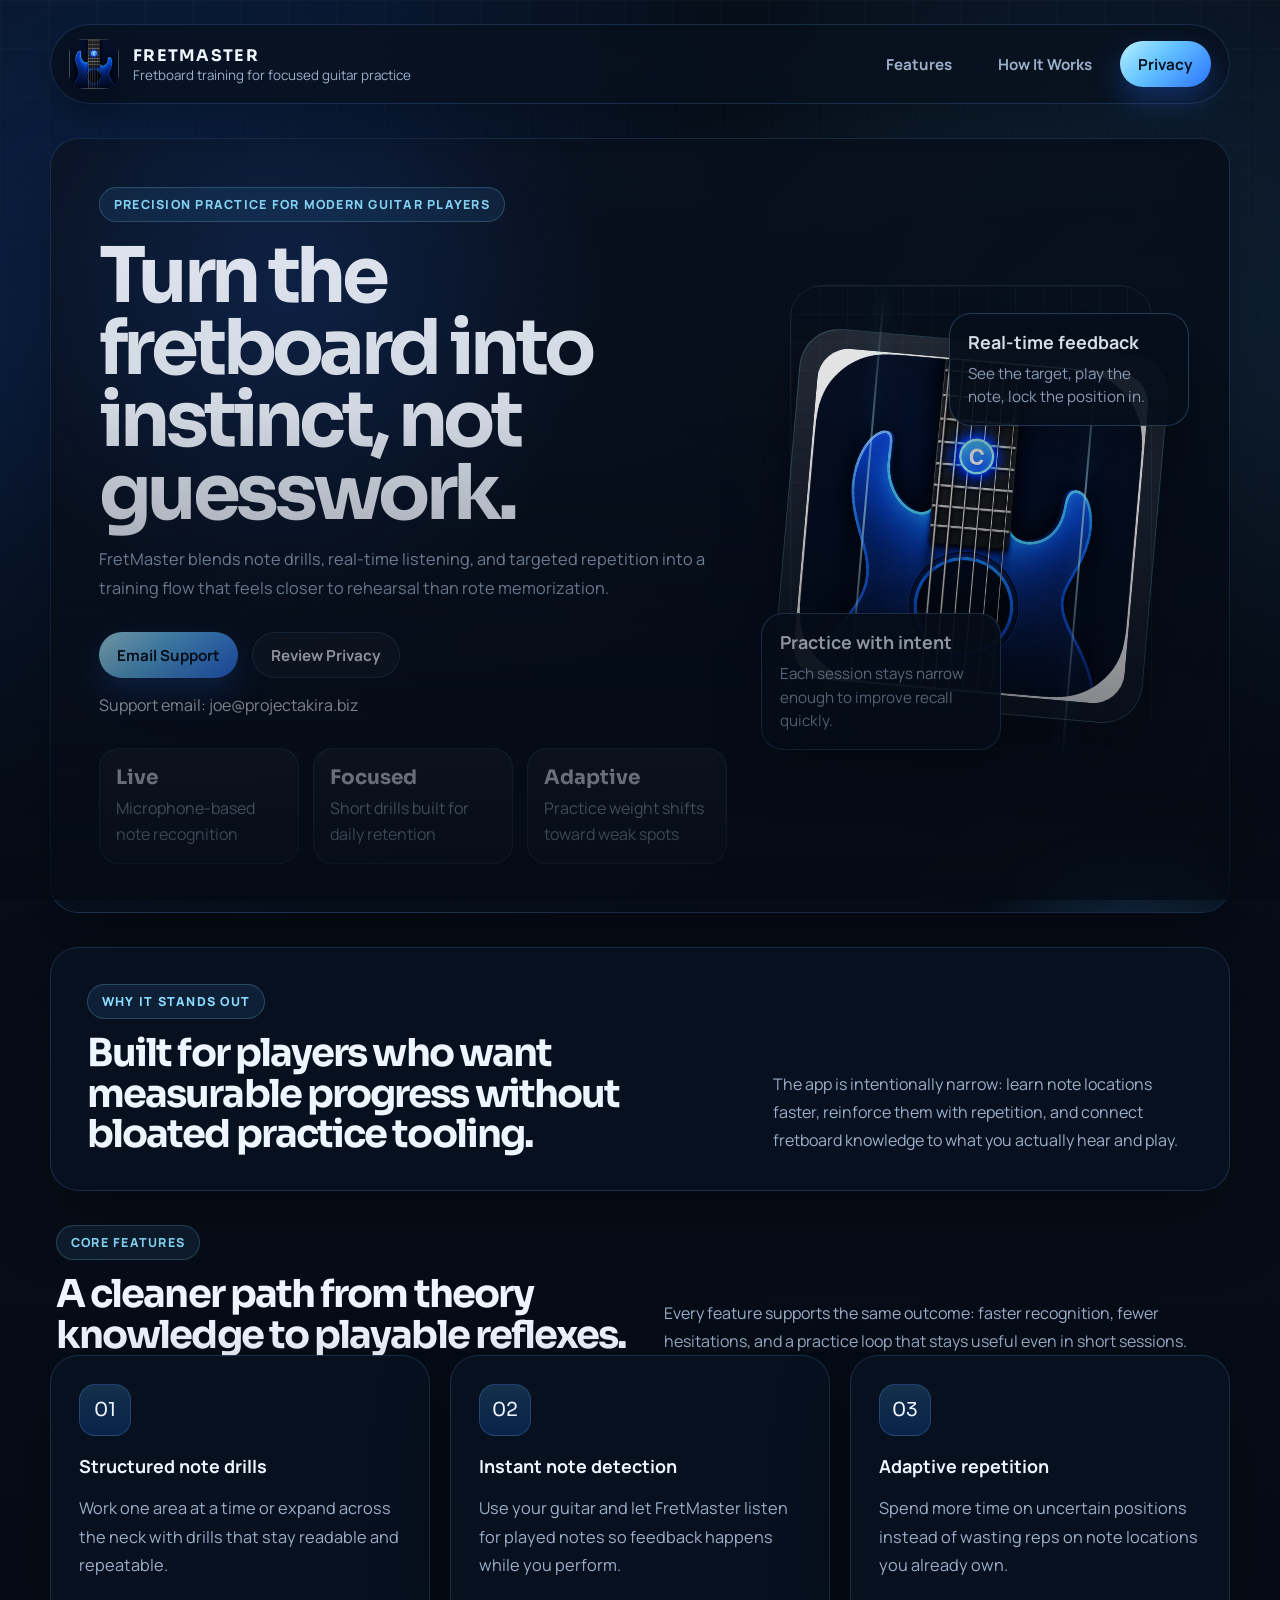
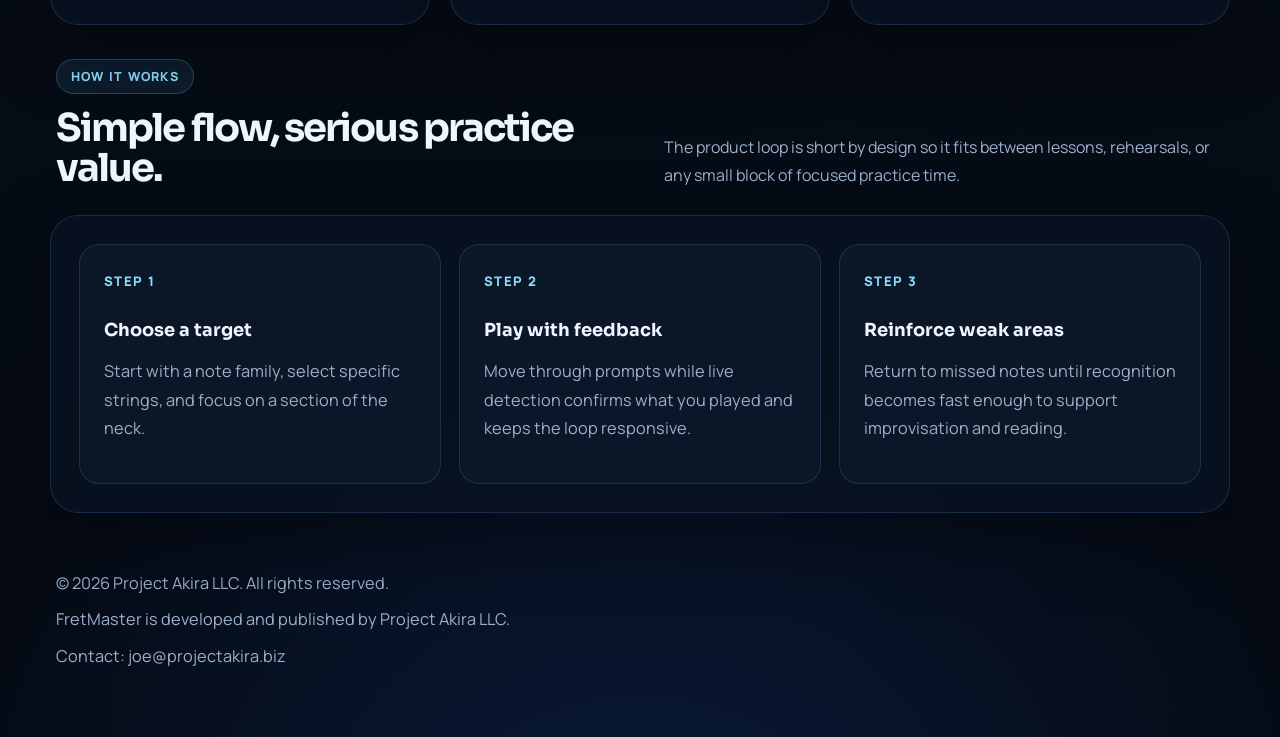
<file: index.html>
<!DOCTYPE html>
<html lang="en">
<head>
    <meta charset="UTF-8">
    <meta name="viewport" content="width=device-width, initial-scale=1.0">
    <meta name="description" content="FretMaster helps guitar players learn the fretboard with focused drills, live note detection, and adaptive practice.">
    <title>FretMaster</title>
    <link rel="preconnect" href="https://fonts.googleapis.com">
    <link rel="preconnect" href="https://fonts.gstatic.com" crossorigin>
    <link href="https://fonts.googleapis.com/css2?family=Manrope:wght@400;500;600;700;800&family=Sora:wght@500;600;700;800&display=swap" rel="stylesheet">
    <link rel="icon" type="image/png" href="icon.png">
    <link rel="apple-touch-icon" href="icon.png">
    <link rel="stylesheet" href="styles.css">
</head>
<body>
    <div class="site-shell">
        <header class="site-header">
            <a class="brand" href="index.html" aria-label="FretMaster home">
                <img class="brand-mark" src="icon.png" alt="FretMaster app icon">
                <span class="brand-copy">
                    <span class="brand-title">FretMaster</span>
                    <span class="brand-subtitle">Fretboard training for focused guitar practice</span>
                </span>
            </a>

            <nav class="site-nav" aria-label="Primary">
                <a class="nav-link" href="#features">Features</a>
                <a class="nav-link" href="#how-it-works">How It Works</a>
                <a class="nav-link-strong" href="privacy.html">Privacy</a>
            </nav>
        </header>

        <main>
            <section class="hero hero-home">
                <div class="hero-copy">
                    <span class="eyebrow">Precision practice for modern guitar players</span>
                    <h1>Turn the fretboard into instinct, not guesswork.</h1>
                    <p class="hero-intro">
                        FretMaster blends note drills, real-time listening, and targeted repetition
                        into a training flow that feels closer to rehearsal than rote memorization.
                    </p>

                    <div class="hero-actions">
                        <a class="button" href="mailto:joe@projectakira.biz">Email Support</a>
                        <a class="button-secondary" href="privacy.html">Review Privacy</a>
                    </div>

                    <p class="hero-support-contact">
                        Support email: <a href="mailto:joe@projectakira.biz">joe@projectakira.biz</a>
                    </p>

                    <div class="hero-signals" aria-label="Product signals">
                        <div class="signal-card">
                            <span class="signal-value">Live</span>
                            <span class="signal-label">Microphone-based note recognition</span>
                        </div>
                        <div class="signal-card">
                            <span class="signal-value">Focused</span>
                            <span class="signal-label">Short drills built for daily retention</span>
                        </div>
                        <div class="signal-card">
                            <span class="signal-value">Adaptive</span>
                            <span class="signal-label">Practice weight shifts toward weak spots</span>
                        </div>
                    </div>
                </div>

                <div class="hero-visual hero-stage" aria-hidden="true">
                    <div class="hero-grid"></div>
                    <div class="hero-device-frame">
                        <div class="hero-string hero-string-left"></div>
                        <div class="hero-string hero-string-right"></div>
                        <img src="icon.png" alt="">
                    </div>
                    <div class="hero-floating-card hero-floating-top">
                        <strong>Real-time feedback</strong>
                        <span>See the target, play the note, lock the position in.</span>
                    </div>
                    <div class="hero-floating-card hero-floating-bottom">
                        <strong>Practice with intent</strong>
                        <span>Each session stays narrow enough to improve recall quickly.</span>
                    </div>
                </div>
            </section>

            <section class="band brand-band">
                <div>
                    <span class="eyebrow">Why it stands out</span>
                    <h2>Built for players who want measurable progress without bloated practice tooling.</h2>
                </div>
                <div class="brand-band-copy">
                    <p>
                        The app is intentionally narrow: learn note locations faster, reinforce them with repetition,
                        and connect fretboard knowledge to what you actually hear and play.
                    </p>
                </div>
            </section>

            <section id="features">
                <div class="section-heading">
                    <div>
                        <span class="eyebrow">Core Features</span>
                        <h2>A cleaner path from theory knowledge to playable reflexes.</h2>
                    </div>
                    <p>
                        Every feature supports the same outcome: faster recognition, fewer hesitations,
                        and a practice loop that stays useful even in short sessions.
                    </p>
                </div>

                <div class="card-grid feature-grid">
                    <article>
                        <div class="icon-pill">01</div>
                        <strong class="feature-title">Structured note drills</strong>
                        <p>Work one area at a time or expand across the neck with drills that stay readable and repeatable.</p>
                    </article>

                    <article>
                        <div class="icon-pill">02</div>
                        <strong class="feature-title">Instant note detection</strong>
                        <p>Use your guitar and let FretMaster listen for played notes so feedback happens while you perform.</p>
                    </article>

                    <article>
                        <div class="icon-pill">03</div>
                        <strong class="feature-title">Adaptive repetition</strong>
                        <p>Spend more time on uncertain positions instead of wasting reps on note locations you already own.</p>
                    </article>
                </div>
            </section>

            <section id="how-it-works" class="workflow-shell">
                <div class="section-heading">
                    <div>
                        <span class="eyebrow">How It Works</span>
                        <h2>Simple flow, serious practice value.</h2>
                    </div>
                    <p>
                        The product loop is short by design so it fits between lessons, rehearsals,
                        or any small block of focused practice time.
                    </p>
                </div>

                <div class="timeline">
                    <div class="timeline-step">
                        <span class="step-index">Step 1</span>
                        <h2>Choose a target</h2>
                        <p>Start with a note family, select specific strings, and focus on a section of the neck.</p>
                    </div>

                    <div class="timeline-step">
                        <span class="step-index">Step 2</span>
                        <h2>Play with feedback</h2>
                        <p>Move through prompts while live detection confirms what you played and keeps the loop responsive.</p>
                    </div>

                    <div class="timeline-step">
                        <span class="step-index">Step 3</span>
                        <h2>Reinforce weak areas</h2>
                        <p>Return to missed notes until recognition becomes fast enough to support improvisation and reading.</p>
                    </div>
                </div>
            </section>
        </main>

        <footer class="site-footer">
            <div class="site-footer-copy">
                <p>&copy; 2026 Project Akira LLC. All rights reserved.</p>
                <p>FretMaster is developed and published by Project Akira LLC.</p>
                <p>Contact: <a href="mailto:joe@projectakira.biz">joe@projectakira.biz</a></p>
            </div>
        </footer>
    </div>
</body>
</html>
</file>
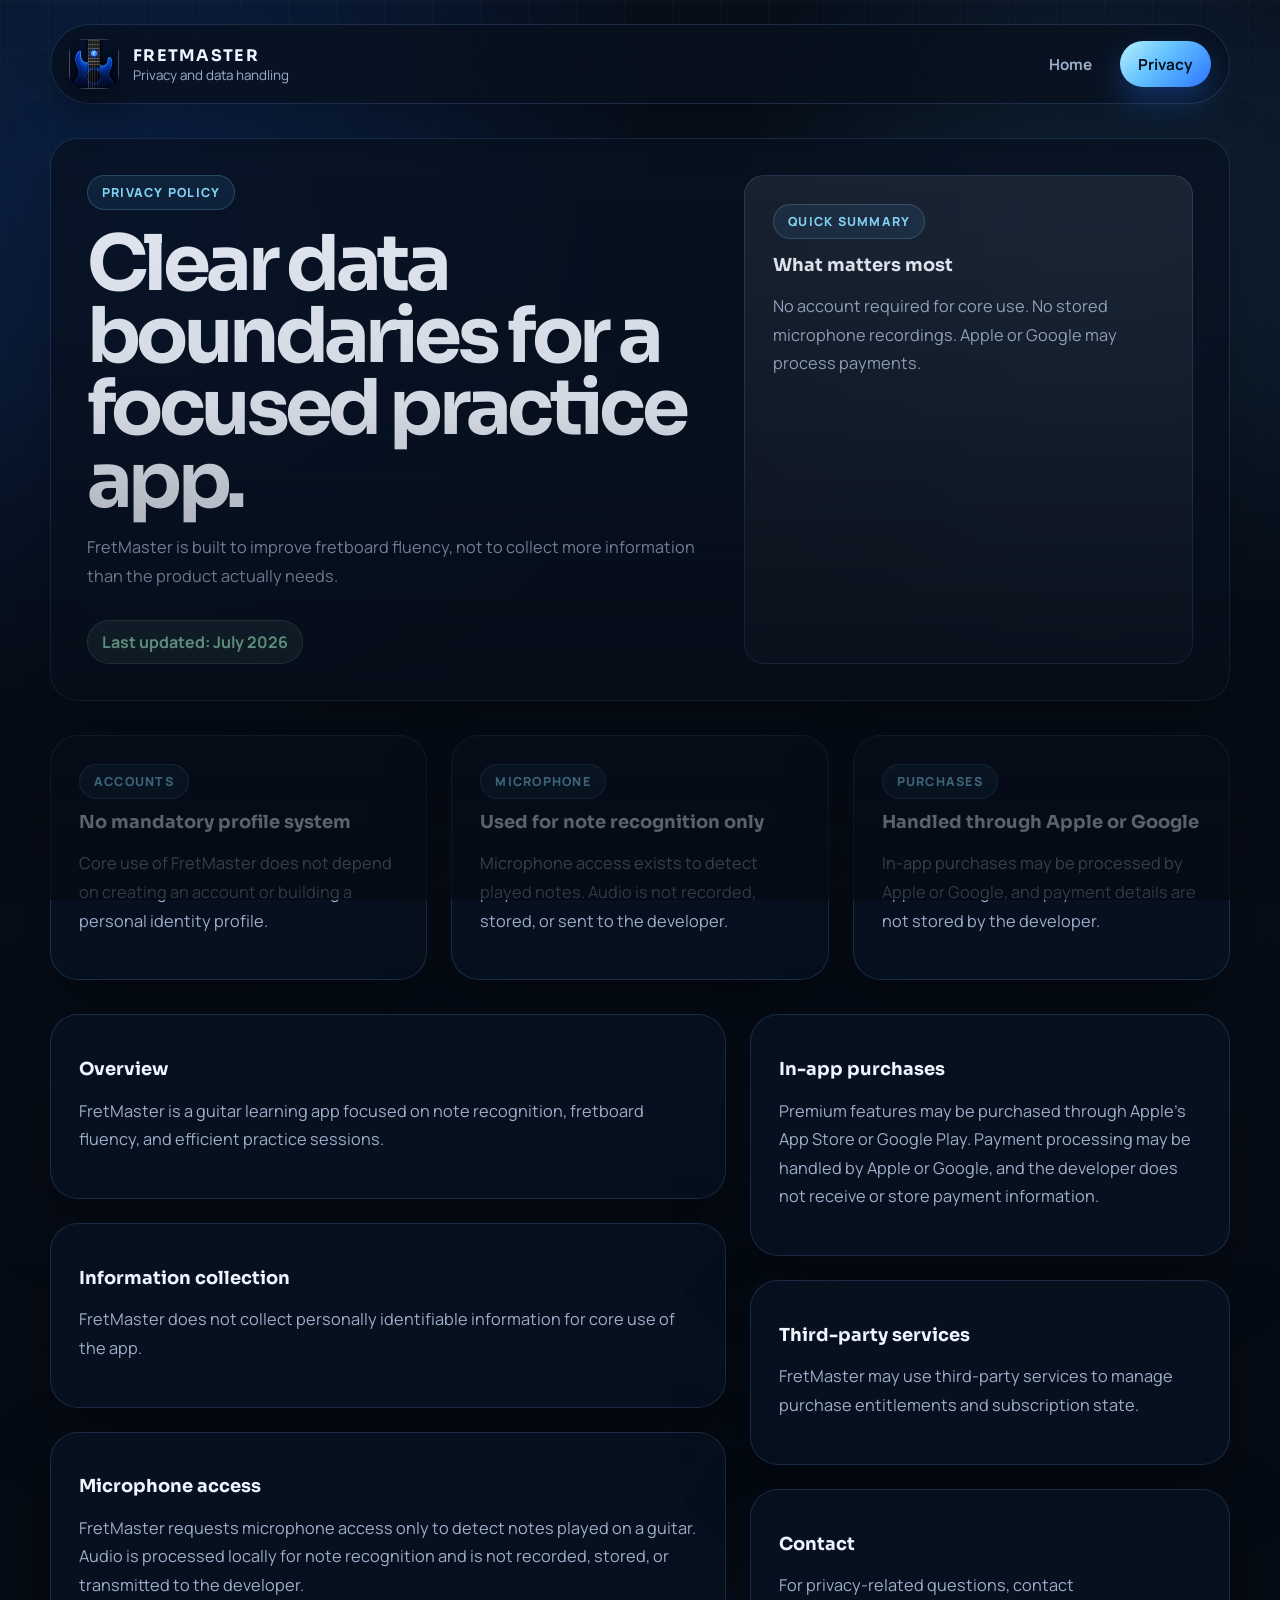
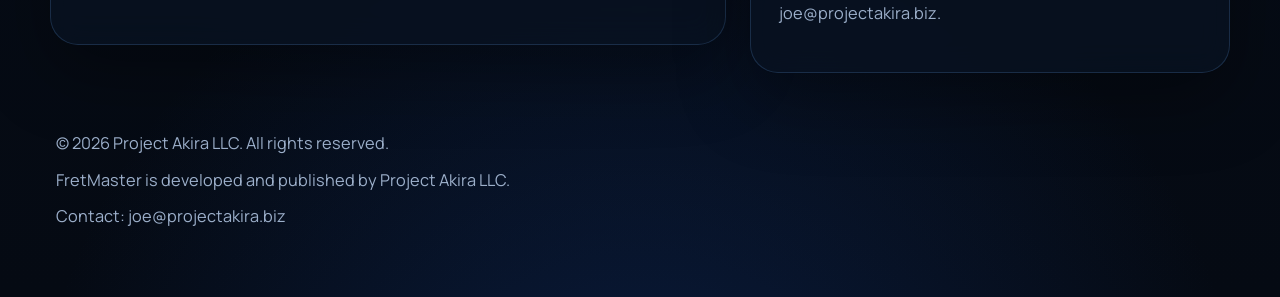
<file: privacy.html>
<!DOCTYPE html>
<html lang="en">
<head>
    <meta charset="UTF-8">
    <meta name="viewport" content="width=device-width, initial-scale=1.0">
    <meta name="description" content="Read the FretMaster privacy policy, including microphone access and in-app purchase handling.">
    <title>FretMaster Privacy Policy</title>
    <link rel="preconnect" href="https://fonts.googleapis.com">
    <link rel="preconnect" href="https://fonts.gstatic.com" crossorigin>
    <link href="https://fonts.googleapis.com/css2?family=Manrope:wght@400;500;600;700;800&family=Sora:wght@500;600;700;800&display=swap" rel="stylesheet">
    <link rel="icon" type="image/png" href="icon.png">
    <link rel="apple-touch-icon" href="icon.png">
    <link rel="stylesheet" href="styles.css">
</head>
<body>
    <div class="site-shell">
        <header class="site-header">
            <a class="brand" href="index.html" aria-label="FretMaster home">
                <img class="brand-mark" src="icon.png" alt="FretMaster app icon">
                <span class="brand-copy">
                    <span class="brand-title">FretMaster</span>
                    <span class="brand-subtitle">Privacy and data handling</span>
                </span>
            </a>

            <nav class="site-nav" aria-label="Primary">
                <a class="nav-link" href="index.html">Home</a>
                <a class="nav-link-strong" href="privacy.html">Privacy</a>
            </nav>
        </header>

        <main>
            <section class="page-hero panel page-hero-privacy">
                <div class="page-hero-layout">
                    <div>
                        <span class="eyebrow">Privacy Policy</span>
                        <h1>Clear data boundaries for a focused practice app.</h1>
                        <p>
                            FretMaster is built to improve fretboard fluency, not to collect more
                            information than the product actually needs.
                        </p>
                        <div class="inline-links">
                            <span class="notice">Last updated: July 2026</span>
                        </div>
                    </div>

                    <div class="hero-side-card">
                        <span class="spotlight-kicker">Quick summary</span>
                        <h2>What matters most</h2>
                        <p>No account required for core use. No stored microphone recordings. Apple or Google may process payments.</p>
                    </div>
                </div>
            </section>

            <section class="policy-summary-grid">
                <article class="policy-card policy-summary-card">
                    <span class="spotlight-kicker">Accounts</span>
                    <h2>No mandatory profile system</h2>
                    <p>Core use of FretMaster does not depend on creating an account or building a personal identity profile.</p>
                </article>

                <article class="policy-card policy-summary-card">
                    <span class="spotlight-kicker">Microphone</span>
                    <h2>Used for note recognition only</h2>
                    <p>Microphone access exists to detect played notes. Audio is not recorded, stored, or sent to the developer.</p>
                </article>

                <article class="policy-card policy-summary-card">
                    <span class="spotlight-kicker">Purchases</span>
                    <h2>Handled through Apple or Google</h2>
                    <p>In-app purchases may be processed by Apple or Google, and payment details are not stored by the developer.</p>
                </article>
            </section>

            <section class="page-layout privacy-layout">
                <div class="stack">
                    <article class="policy-card">
                        <h2>Overview</h2>
                        <p>FretMaster is a guitar learning app focused on note recognition, fretboard fluency, and efficient practice sessions.</p>
                    </article>

                    <article class="policy-card">
                        <h2>Information collection</h2>
                        <p>FretMaster does not collect personally identifiable information for core use of the app.</p>
                    </article>

                    <article class="policy-card">
                        <h2>Microphone access</h2>
                        <p>
                            FretMaster requests microphone access only to detect notes played on a guitar.
                            Audio is processed locally for note recognition and is not recorded, stored, or transmitted to the developer.
                        </p>
                    </article>
                </div>

                <div class="stack">
                    <article class="policy-card">
                        <h2>In-app purchases</h2>
                        <p>
                            Premium features may be purchased through Apple&apos;s App Store or Google Play.
                            Payment processing may be handled by Apple or Google, and the developer does not receive or store payment information.
                        </p>
                    </article>

                    <article class="policy-card">
                        <h2>Third-party services</h2>
                        <p>FretMaster may use third-party services to manage purchase entitlements and subscription state.</p>
                    </article>

                    <article class="policy-card">
                        <h2>Contact</h2>
                        <p>
                            For privacy-related questions, contact
                            <a href="mailto:joe@projectakira.biz">joe@projectakira.biz</a>.
                        </p>
                    </article>
                </div>
            </section>
        </main>

        <footer class="site-footer">
            <div class="site-footer-copy">
                <p>&copy; 2026 Project Akira LLC. All rights reserved.</p>
                <p>FretMaster is developed and published by Project Akira LLC.</p>
                <p>Contact: <a href="mailto:joe@projectakira.biz">joe@projectakira.biz</a></p>
            </div>
        </footer>
    </div>
</body>
</html>
</file>
<file: styles.css>
:root {
    --bg: #07101d;
    --bg-secondary: #0d1a2b;
    --bg-elevated: rgba(8, 18, 33, 0.8);
    --bg-soft: rgba(13, 26, 43, 0.82);
    --surface: rgba(255, 255, 255, 0.05);
    --surface-strong: rgba(255, 255, 255, 0.1);
    --line: rgba(112, 178, 255, 0.18);
    --line-strong: rgba(112, 178, 255, 0.3);
    --text: #eff5ff;
    --muted: #9cafca;
    --accent: #4db2ff;
    --accent-strong: #1c6dff;
    --accent-bright: #8bddff;
    --success: #9ce8c8;
    --shadow: 0 26px 70px rgba(0, 0, 0, 0.34);
    --radius-xl: 36px;
    --radius-lg: 28px;
    --radius-md: 20px;
    --radius-sm: 14px;
    --content-width: 1180px;
}

* {
    box-sizing: border-box;
}

html {
    scroll-behavior: smooth;
}

body {
    margin: 0;
    min-height: 100vh;
    font-family: "Manrope", "Segoe UI", sans-serif;
    color: var(--text);
    background:
        radial-gradient(circle at 12% 12%, rgba(28, 109, 255, 0.22), transparent 26%),
        radial-gradient(circle at 86% 14%, rgba(77, 178, 255, 0.16), transparent 20%),
        radial-gradient(circle at 50% 110%, rgba(19, 62, 143, 0.34), transparent 28%),
        linear-gradient(180deg, #08101c 0%, #050a13 100%);
}

body::before,
body::after {
    content: "";
    position: fixed;
    inset: 0;
    pointer-events: none;
}

body::before {
    background:
        linear-gradient(rgba(255, 255, 255, 0.03) 1px, transparent 1px),
        linear-gradient(90deg, rgba(255, 255, 255, 0.03) 1px, transparent 1px);
    background-size: 48px 48px;
    mask-image: linear-gradient(180deg, rgba(0, 0, 0, 0.62), transparent 82%);
}

body::after {
    background: linear-gradient(180deg, transparent 0%, rgba(5, 10, 19, 0.12) 45%, rgba(5, 10, 19, 0.72) 100%);
}

a {
    color: inherit;
    text-decoration: none;
}

img {
    display: block;
    max-width: 100%;
}

.site-shell {
    position: relative;
    width: min(calc(100% - 2rem), var(--content-width));
    margin: 0 auto;
    padding: 24px 0 56px;
}

.site-header {
    position: sticky;
    top: 16px;
    z-index: 20;
    display: flex;
    align-items: center;
    justify-content: space-between;
    gap: 20px;
    padding: 14px 18px;
    background: rgba(8, 16, 29, 0.72);
    border: 1px solid var(--line);
    border-radius: 999px;
    backdrop-filter: blur(18px);
    box-shadow: 0 14px 36px rgba(0, 0, 0, 0.2);
}

.brand {
    display: inline-flex;
    align-items: center;
    gap: 14px;
    min-width: 0;
}

.brand-mark {
    width: 50px;
    height: 50px;
    border-radius: 15px;
    box-shadow: 0 16px 30px rgba(4, 10, 18, 0.44);
}

.brand-copy {
    display: flex;
    flex-direction: column;
    min-width: 0;
}

.brand-title,
h1,
h2,
h3 {
    font-family: "Sora", "Manrope", sans-serif;
}

.brand-title {
    font-size: 1rem;
    font-weight: 700;
    letter-spacing: 0.08em;
    text-transform: uppercase;
}

.brand-subtitle {
    color: var(--muted);
    font-size: 0.84rem;
    white-space: nowrap;
}

.site-nav {
    display: flex;
    align-items: center;
    justify-content: flex-end;
    gap: 10px;
    flex-wrap: wrap;
}

.nav-link,
.nav-link-strong,
.button,
.button-secondary {
    display: inline-flex;
    align-items: center;
    justify-content: center;
    min-height: 46px;
    padding: 0 18px;
    border-radius: 999px;
    font-size: 0.95rem;
    font-weight: 700;
    transition: transform 180ms ease, background-color 180ms ease, border-color 180ms ease, box-shadow 180ms ease, color 180ms ease;
}

.nav-link {
    color: var(--muted);
}

.nav-link:hover,
.nav-link:focus-visible {
    color: var(--text);
    background: rgba(255, 255, 255, 0.05);
}

.nav-link-strong,
.button {
    color: #07111f;
    background: linear-gradient(135deg, #b8f0ff 0%, #64c3ff 42%, #2b74ff 100%);
    box-shadow: 0 14px 32px rgba(43, 116, 255, 0.32);
}

.button-secondary {
    color: var(--text);
    background: rgba(255, 255, 255, 0.04);
    border: 1px solid var(--line);
}

.nav-link-strong:hover,
.nav-link-strong:focus-visible,
.button:hover,
.button:focus-visible,
.button-secondary:hover,
.button-secondary:focus-visible {
    transform: translateY(-1px);
}

main {
    display: grid;
    gap: 34px;
    padding-top: 34px;
}

.panel,
.hero,
.card-grid article,
.contact-card,
.policy-card,
.band,
.timeline,
.spotlight-card {
    background: var(--bg-elevated);
    border: 1px solid var(--line);
    border-radius: var(--radius-lg);
    backdrop-filter: blur(16px);
    box-shadow: var(--shadow);
}

.hero {
    position: relative;
    display: grid;
    grid-template-columns: minmax(0, 1.15fr) minmax(320px, 420px);
    gap: 34px;
    align-items: center;
    padding: 48px;
    overflow: hidden;
}

.hero-home {
    min-height: 680px;
    background:
        radial-gradient(circle at 20% 20%, rgba(44, 118, 255, 0.18), transparent 28%),
        linear-gradient(135deg, rgba(10, 19, 34, 0.96), rgba(6, 12, 22, 0.84));
}

.hero-home::after {
    content: "";
    position: absolute;
    inset: auto -8% -38% auto;
    width: 380px;
    height: 380px;
    border-radius: 50%;
    background: radial-gradient(circle, rgba(77, 178, 255, 0.3), transparent 68%);
    filter: blur(12px);
}

.hero-copy,
.page-hero-layout {
    position: relative;
    z-index: 1;
}

.eyebrow,
.spotlight-kicker {
    display: inline-flex;
    align-items: center;
    gap: 10px;
    padding: 8px 14px;
    border-radius: 999px;
    border: 1px solid rgba(139, 221, 255, 0.22);
    background: rgba(77, 178, 255, 0.1);
    color: var(--accent-bright);
    font-size: 0.78rem;
    font-weight: 800;
    letter-spacing: 0.1em;
    text-transform: uppercase;
}

.hero h1,
.page-hero h1 {
    margin: 18px 0 14px;
    font-size: clamp(2.9rem, 6vw, 5.4rem);
    line-height: 0.94;
    letter-spacing: -0.06em;
    max-width: 11ch;
}

.hero-intro,
.page-hero p,
.card-grid p,
.contact-card p,
.policy-card p,
.timeline p,
.site-footer p,
li {
    color: var(--muted);
    font-size: 1.02rem;
    line-height: 1.75;
}

.hero-actions,
.inline-links {
    display: flex;
    gap: 14px;
    flex-wrap: wrap;
    margin-top: 30px;
}

.hero-signals {
    display: grid;
    grid-template-columns: repeat(3, minmax(0, 1fr));
    gap: 14px;
    margin-top: 32px;
}

.signal-card {
    padding: 16px;
    border-radius: var(--radius-md);
    background: linear-gradient(180deg, rgba(255, 255, 255, 0.06), rgba(255, 255, 255, 0.03));
    border: 1px solid rgba(112, 178, 255, 0.16);
}

.signal-value {
    display: block;
    margin-bottom: 6px;
    font-family: "Sora", sans-serif;
    font-size: 1.25rem;
    font-weight: 700;
    color: var(--text);
}

.signal-label {
    color: var(--muted);
    line-height: 1.6;
}

.hero-stage {
    position: relative;
    display: grid;
    place-items: center;
    min-height: 560px;
}

.hero-grid {
    position: absolute;
    inset: 7% 7% 10%;
    border-radius: 32px;
    background:
        linear-gradient(rgba(255, 255, 255, 0.03) 1px, transparent 1px),
        linear-gradient(90deg, rgba(255, 255, 255, 0.03) 1px, transparent 1px);
    background-size: 28px 28px;
    border: 1px solid rgba(112, 178, 255, 0.14);
    mask-image: linear-gradient(180deg, rgba(0, 0, 0, 1), rgba(0, 0, 0, 0.35));
}

.hero-device-frame {
    position: relative;
    width: min(100%, 370px);
    padding: 18px;
    border-radius: 40px;
    background: linear-gradient(180deg, rgba(255, 255, 255, 0.12), rgba(255, 255, 255, 0.03));
    border: 1px solid rgba(139, 221, 255, 0.22);
    box-shadow: 0 28px 64px rgba(0, 0, 0, 0.42);
    transform: rotate(5deg);
}

.hero-device-frame img {
    border-radius: 32px;
}

.hero-string {
    position: absolute;
    top: -42px;
    bottom: -42px;
    width: 2px;
    background: linear-gradient(180deg, rgba(255, 255, 255, 0), rgba(173, 229, 255, 0.75), rgba(255, 255, 255, 0));
    box-shadow: 0 0 18px rgba(77, 178, 255, 0.3);
}

.hero-string-left {
    left: 76px;
}

.hero-string-right {
    right: 72px;
}

.hero-floating-card {
    position: absolute;
    max-width: 240px;
    padding: 16px 18px;
    border-radius: 22px;
    background: rgba(7, 16, 29, 0.92);
    border: 1px solid var(--line-strong);
    box-shadow: 0 22px 48px rgba(0, 0, 0, 0.28);
    animation: float 6s ease-in-out infinite;
}

.hero-floating-card strong,
.feature-title,
.contact-card h2,
.policy-card h2,
.timeline h2,
.spotlight-card h3,
.hero-side-card h2 {
    display: block;
    margin-bottom: 8px;
    font-size: 1.12rem;
}

.hero-floating-card span {
    color: var(--muted);
    font-size: 0.95rem;
    line-height: 1.55;
}

.hero-floating-top {
    top: 12%;
    right: -2%;
}

.hero-floating-bottom {
    left: 0;
    bottom: 10%;
    animation-delay: -3s;
}

.band,
.page-hero {
    padding: 36px;
}

.brand-band {
    display: grid;
    grid-template-columns: minmax(0, 1fr) minmax(260px, 420px);
    gap: 24px;
    align-items: end;
}

.brand-band h2,
.section-heading h2,
.spotlight-card h2 {
    margin: 14px 0 0;
    font-size: clamp(1.9rem, 3vw, 2.8rem);
    line-height: 1.05;
    letter-spacing: -0.05em;
}

.brand-band-copy p,
.section-heading p {
    margin: 0;
    color: var(--muted);
    line-height: 1.75;
}

.section-heading {
    display: flex;
    align-items: end;
    justify-content: space-between;
    gap: 24px;
    padding: 0 6px;
}

.section-heading p {
    max-width: 560px;
}

.card-grid,
.spotlight-grid,
.policy-summary-grid {
    display: grid;
    gap: 20px;
}

.card-grid {
    grid-template-columns: repeat(3, minmax(0, 1fr));
}

.feature-grid article,
.contact-card,
.policy-card,
.spotlight-card,
.timeline {
    padding: 28px;
}

.icon-pill {
    width: 52px;
    height: 52px;
    display: grid;
    place-items: center;
    margin-bottom: 18px;
    border-radius: 16px;
    background: linear-gradient(180deg, rgba(77, 178, 255, 0.2), rgba(28, 109, 255, 0.2));
    border: 1px solid rgba(112, 178, 255, 0.22);
    font-family: "Sora", sans-serif;
    font-size: 1.2rem;
}

.workflow-shell {
    display: grid;
    gap: 26px;
    padding: 0;
}

.timeline {
    display: grid;
    grid-template-columns: repeat(3, minmax(0, 1fr));
    gap: 18px;
}

.timeline-step {
    padding: 24px;
    border-radius: var(--radius-md);
    background: var(--bg-soft);
    border: 1px solid rgba(112, 178, 255, 0.16);
}

.step-index {
    display: inline-flex;
    margin-bottom: 14px;
    color: var(--accent-bright);
    font-size: 0.82rem;
    font-weight: 800;
    letter-spacing: 0.1em;
    text-transform: uppercase;
}

.spotlight-grid {
    grid-template-columns: 1.25fr 1fr 1fr;
}

.spotlight-card {
    position: relative;
    overflow: hidden;
}

.spotlight-card-wide {
    background:
        radial-gradient(circle at 86% 14%, rgba(77, 178, 255, 0.18), transparent 20%),
        linear-gradient(135deg, rgba(9, 19, 35, 0.92), rgba(9, 19, 35, 0.78));
}

.spotlight-card h3,
.spotlight-card p,
.spotlight-card h2 {
    margin-top: 0;
}

.page-hero-layout,
.page-layout,
.policy-summary-grid {
    display: grid;
    gap: 24px;
}

.page-hero-layout,
.page-layout {
    grid-template-columns: minmax(0, 1.1fr) minmax(280px, 0.78fr);
}

.page-hero h1 {
    max-width: 12ch;
}

.hero-side-card {
    align-self: stretch;
    padding: 28px;
    border-radius: var(--radius-md);
    background: linear-gradient(180deg, rgba(255, 255, 255, 0.08), rgba(255, 255, 255, 0.03));
    border: 1px solid rgba(112, 178, 255, 0.18);
}

.hero-side-card p {
    margin-bottom: 20px;
}

.stack {
    display: grid;
    gap: 24px;
}

.support-layout,
.privacy-layout {
    align-items: start;
}

.contact-list,
.policy-list {
    margin: 0;
    padding-left: 20px;
}

.contact-list li,
.policy-list li {
    margin-bottom: 10px;
}

.support-template {
    display: grid;
    gap: 10px;
    margin-top: 18px;
    padding: 18px;
    border-radius: var(--radius-md);
    background: rgba(255, 255, 255, 0.04);
    border: 1px solid rgba(112, 178, 255, 0.14);
}

.support-template p,
.mini-steps p {
    margin: 0;
}

.mini-steps {
    display: grid;
    gap: 18px;
}

.mini-steps div {
    padding: 16px;
    border-radius: var(--radius-md);
    background: rgba(255, 255, 255, 0.04);
    border: 1px solid rgba(112, 178, 255, 0.12);
}

.policy-summary-grid {
    grid-template-columns: repeat(3, minmax(0, 1fr));
}

.policy-summary-card h2 {
    margin-top: 12px;
}

.notice {
    display: inline-flex;
    align-items: center;
    gap: 10px;
    padding: 10px 14px;
    border-radius: 999px;
    background: rgba(156, 232, 200, 0.1);
    color: var(--success);
    border: 1px solid rgba(156, 232, 200, 0.18);
    font-weight: 700;
}

.site-footer {
    margin-top: 30px;
    padding: 26px 6px 10px;
    display: block;
}

.site-footer-copy {
    display: grid;
    gap: 8px;
}

.site-footer-copy p {
    margin: 0;
}

.site-footer a {
    color: var(--muted);
}

.site-footer a:hover,
.site-footer a:focus-visible {
    color: var(--text);
}

@keyframes float {
    0%,
    100% {
        transform: translateY(0);
    }

    50% {
        transform: translateY(-10px);
    }
}

@media (max-width: 1080px) {
    .hero,
    .brand-band,
    .page-hero-layout,
    .page-layout,
    .timeline,
    .spotlight-grid,
    .policy-summary-grid {
        grid-template-columns: 1fr;
    }

    .hero-signals,
    .card-grid {
        grid-template-columns: 1fr;
    }

    .section-heading,
    .site-footer,
    .site-header {
        align-items: flex-start;
    }

    .site-header {
        position: static;
        border-radius: 30px;
        flex-direction: column;
    }

    .site-nav {
        width: 100%;
        display: grid;
        grid-template-columns: repeat(2, minmax(0, 1fr));
        justify-content: stretch;
    }

    .nav-link,
    .nav-link-strong {
        width: 100%;
    }

    .hero {
        padding: 34px;
    }

    .hero-stage {
        min-height: 460px;
    }

    .hero-device-frame {
        transform: none;
    }
}

@media (max-width: 720px) {
    .site-shell {
        width: min(calc(100% - 1rem), var(--content-width));
        padding-top: 12px;
    }

    .hero,
    .band,
    .page-hero,
    .feature-grid article,
    .contact-card,
    .policy-card,
    .spotlight-card,
    .timeline {
        padding: 22px;
    }

    .brand-subtitle {
        white-space: normal;
    }

    .hero h1,
    .page-hero h1 {
        font-size: clamp(2.3rem, 11vw, 3.6rem);
    }

    .site-nav {
        grid-template-columns: 1fr;
    }

    .hero-stage {
        min-height: 380px;
    }

    .hero-floating-card {
        position: static;
        max-width: none;
        margin-top: 14px;
        animation: none;
    }

    .hero-string {
        display: none;
    }

    .workflow-shell {
        padding: 0;
    }
}
</file>
